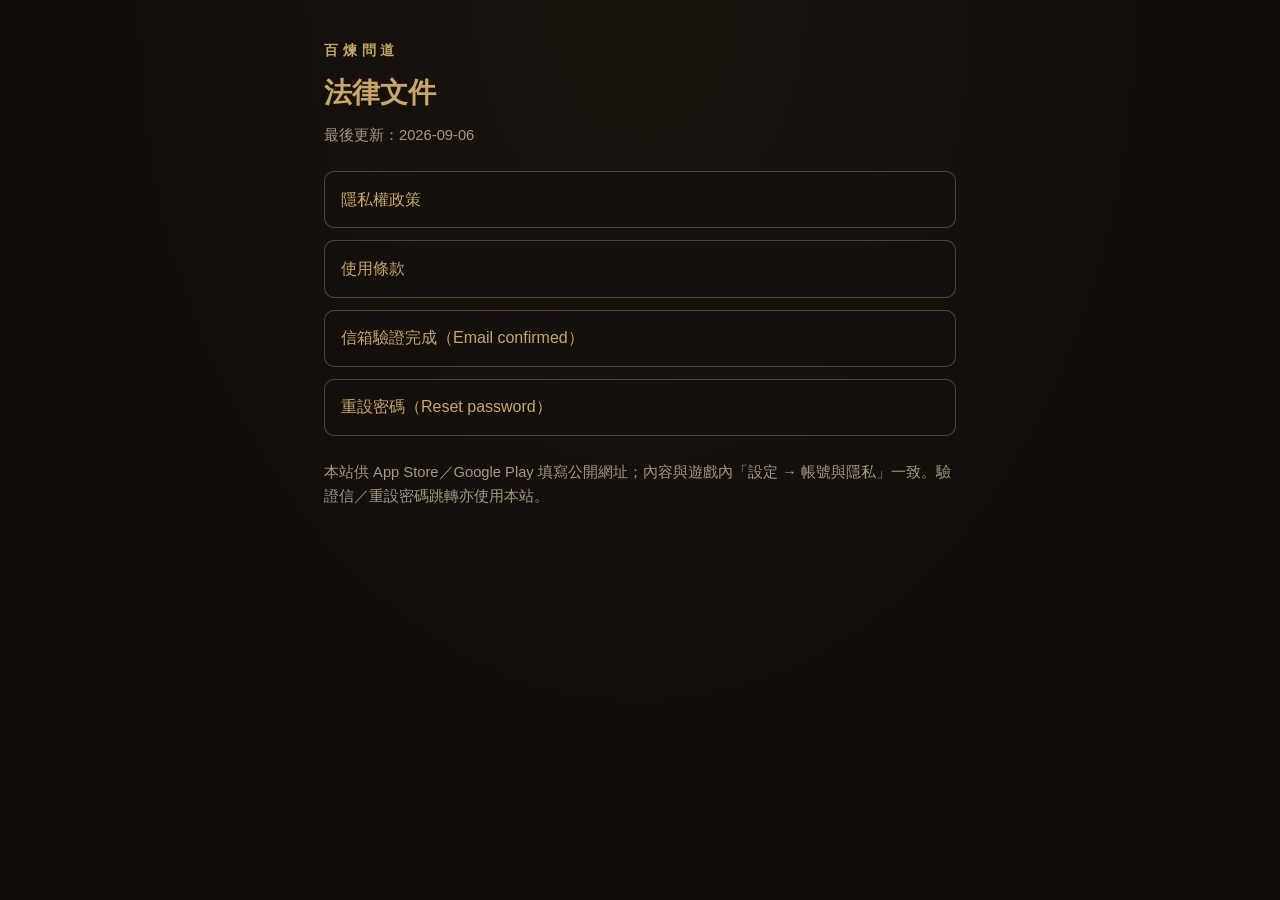
<file: index.html>
<!DOCTYPE html>
<html lang="zh-Hant">
<head>
  <meta charset="utf-8" />
  <meta name="viewport" content="width=device-width, initial-scale=1" />
  <title>百煉問道 · 法律文件</title>
  <link rel="stylesheet" href="styles.css" />
</head>
<body>
  <main>
    <p class="brand">百煉問道</p>
    <h1>法律文件</h1>
    <p class="meta">最後更新：2026-09-06</p>
    <ul class="links">
      <li><a href="privacy.html">隱私權政策</a></li>
      <li><a href="terms.html">使用條款</a></li>
      <li><a href="email-confirmed.html">信箱驗證完成（Email confirmed）</a></li>
      <li><a href="password-reset.html">重設密碼（Reset password）</a></li>
    </ul>
    <p class="note">本站供 App Store／Google Play 填寫公開網址；內容與遊戲內「設定 → 帳號與隱私」一致。驗證信／重設密碼跳轉亦使用本站。</p>
  </main>
</body>
</html>
</file>
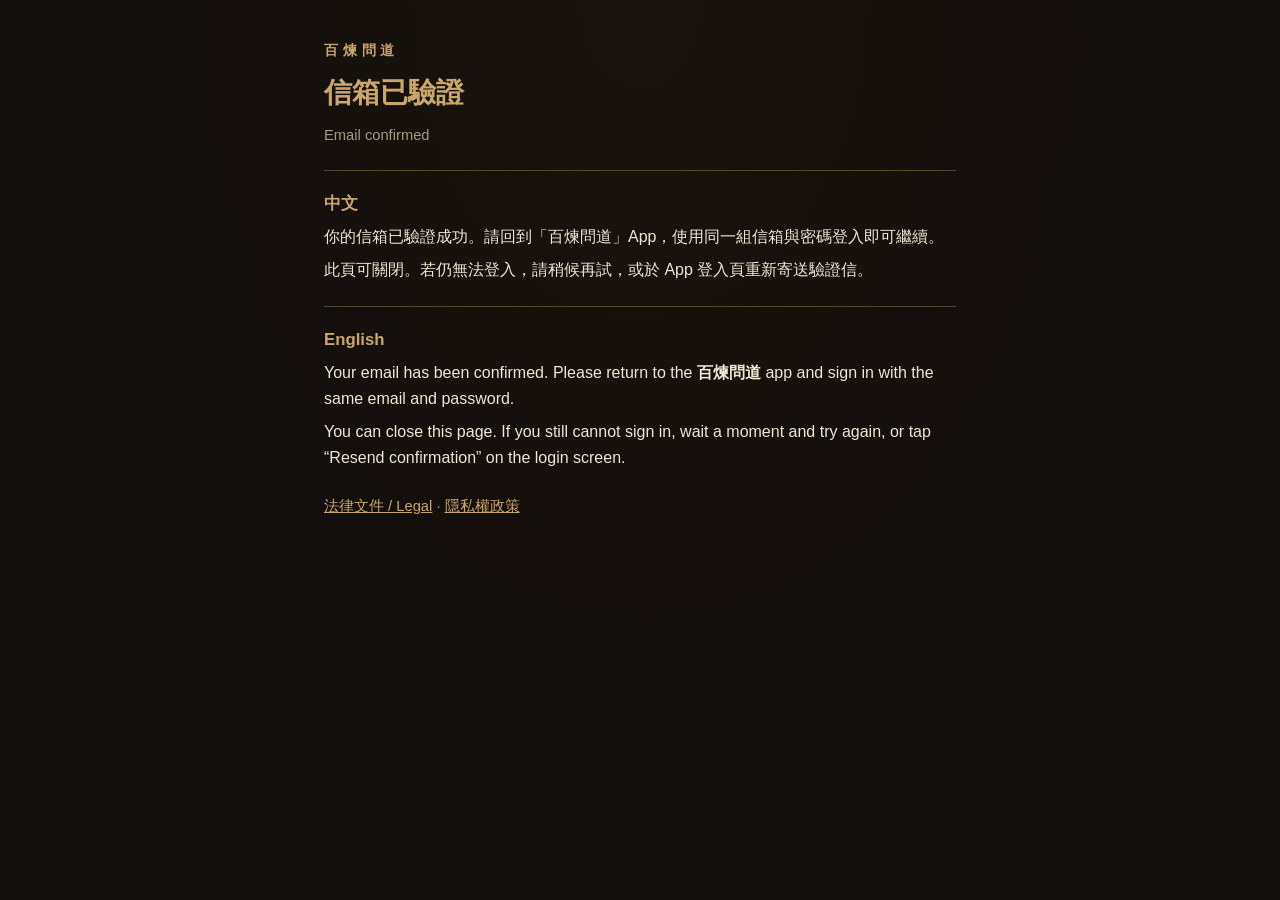
<file: email-confirmed.html>
<!DOCTYPE html>
<html lang="zh-Hant">
<head>
  <meta charset="utf-8" />
  <meta name="viewport" content="width=device-width, initial-scale=1" />
  <title>Email confirmed · 百煉問道</title>
  <link rel="stylesheet" href="styles.css" />
</head>
<body>
  <main>
    <p class="brand">百煉問道</p>
    <h1>信箱已驗證</h1>
    <p class="meta">Email confirmed</p>

    <section>
      <h2>中文</h2>
      <p>你的信箱已驗證成功。請回到「百煉問道」App，使用同一組信箱與密碼登入即可繼續。</p>
      <p>此頁可關閉。若仍無法登入，請稍候再試，或於 App 登入頁重新寄送驗證信。</p>
    </section>

    <section>
      <h2>English</h2>
      <p>Your email has been confirmed. Please return to the <strong>百煉問道</strong> app and sign in with the same email and password.</p>
      <p>You can close this page. If you still cannot sign in, wait a moment and try again, or tap “Resend confirmation” on the login screen.</p>
    </section>

    <p class="nav"><a href="index.html">法律文件 / Legal</a> · <a href="privacy.html">隱私權政策</a></p>
  </main>
</body>
</html>
</file>
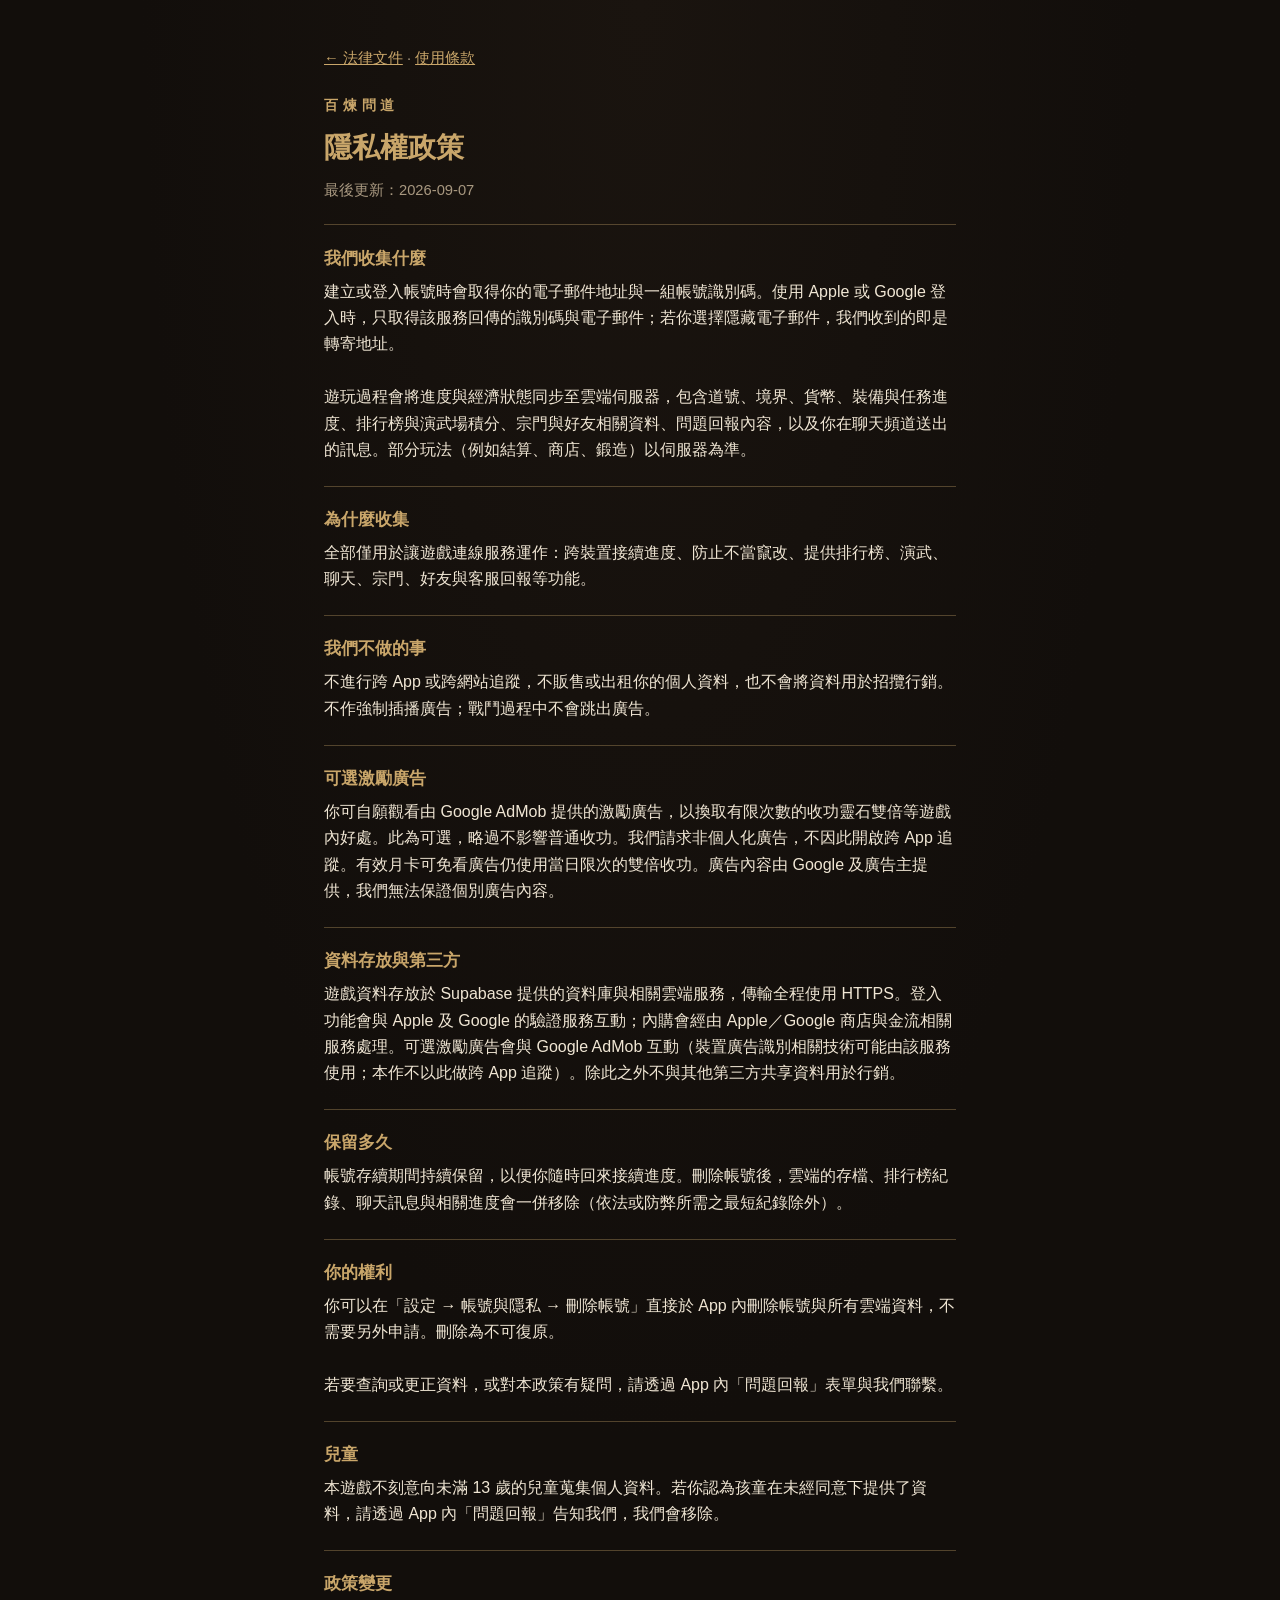
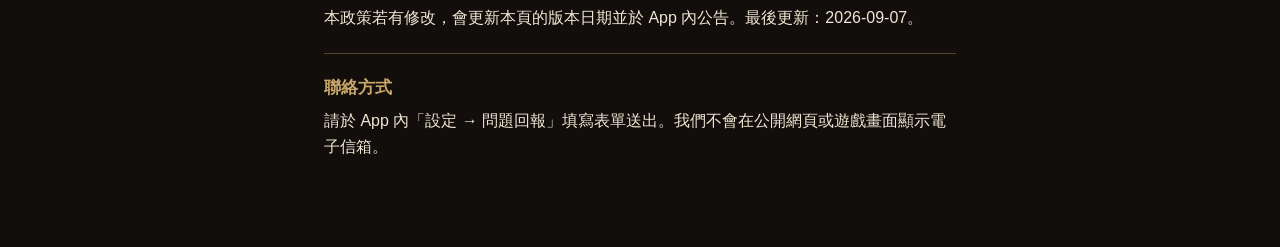
<file: privacy.html>
<!DOCTYPE html>
<html lang="zh-Hant">
<head>
  <meta charset="utf-8" />
  <meta name="viewport" content="width=device-width, initial-scale=1" />
  <title>隱私權政策 · 百煉問道</title>
  <link rel="stylesheet" href="styles.css" />
</head>
<body>
  <main>
    <p class="nav"><a href="index.html">← 法律文件</a> · <a href="terms.html">使用條款</a></p>
    <p class="brand">百煉問道</p>
    <h1>隱私權政策</h1>
    <p class="meta">最後更新：2026-09-07</p>

    <section>
      <h2>我們收集什麼</h2>
      <p>建立或登入帳號時會取得你的電子郵件地址與一組帳號識別碼。使用 Apple 或 Google 登入時，只取得該服務回傳的識別碼與電子郵件；若你選擇隱藏電子郵件，我們收到的即是轉寄地址。

遊玩過程會將進度與經濟狀態同步至雲端伺服器，包含道號、境界、貨幣、裝備與任務進度、排行榜與演武場積分、宗門與好友相關資料、問題回報內容，以及你在聊天頻道送出的訊息。部分玩法（例如結算、商店、鍛造）以伺服器為準。</p>
    </section>
    <section>
      <h2>為什麼收集</h2>
      <p>全部僅用於讓遊戲連線服務運作：跨裝置接續進度、防止不當竄改、提供排行榜、演武、聊天、宗門、好友與客服回報等功能。</p>
    </section>
    <section>
      <h2>我們不做的事</h2>
      <p>不進行跨 App 或跨網站追蹤，不販售或出租你的個人資料，也不會將資料用於招攬行銷。不作強制插播廣告；戰鬥過程中不會跳出廣告。</p>
    </section>
    <section>
      <h2>可選激勵廣告</h2>
      <p>你可自願觀看由 Google AdMob 提供的激勵廣告，以換取有限次數的收功靈石雙倍等遊戲內好處。此為可選，略過不影響普通收功。我們請求非個人化廣告，不因此開啟跨 App 追蹤。有效月卡可免看廣告仍使用當日限次的雙倍收功。廣告內容由 Google 及廣告主提供，我們無法保證個別廣告內容。</p>
    </section>
    <section>
      <h2>資料存放與第三方</h2>
      <p>遊戲資料存放於 Supabase 提供的資料庫與相關雲端服務，傳輸全程使用 HTTPS。登入功能會與 Apple 及 Google 的驗證服務互動；內購會經由 Apple／Google 商店與金流相關服務處理。可選激勵廣告會與 Google AdMob 互動（裝置廣告識別相關技術可能由該服務使用；本作不以此做跨 App 追蹤）。除此之外不與其他第三方共享資料用於行銷。</p>
    </section>
    <section>
      <h2>保留多久</h2>
      <p>帳號存續期間持續保留，以便你隨時回來接續進度。刪除帳號後，雲端的存檔、排行榜紀錄、聊天訊息與相關進度會一併移除（依法或防弊所需之最短紀錄除外）。</p>
    </section>
    <section>
      <h2>你的權利</h2>
      <p>你可以在「設定 → 帳號與隱私 → 刪除帳號」直接於 App 內刪除帳號與所有雲端資料，不需要另外申請。刪除為不可復原。

若要查詢或更正資料，或對本政策有疑問，請透過 App 內「問題回報」表單與我們聯繫。</p>
    </section>
    <section>
      <h2>兒童</h2>
      <p>本遊戲不刻意向未滿 13 歲的兒童蒐集個人資料。若你認為孩童在未經同意下提供了資料，請透過 App 內「問題回報」告知我們，我們會移除。</p>
    </section>
    <section>
      <h2>政策變更</h2>
      <p>本政策若有修改，會更新本頁的版本日期並於 App 內公告。最後更新：2026-09-07。</p>
    </section>
    <section>
      <h2>聯絡方式</h2>
      <p>請於 App 內「設定 → 問題回報」填寫表單送出。我們不會在公開網頁或遊戲畫面顯示電子信箱。</p>
    </section>
  </main>
</body>
</html>
</file>
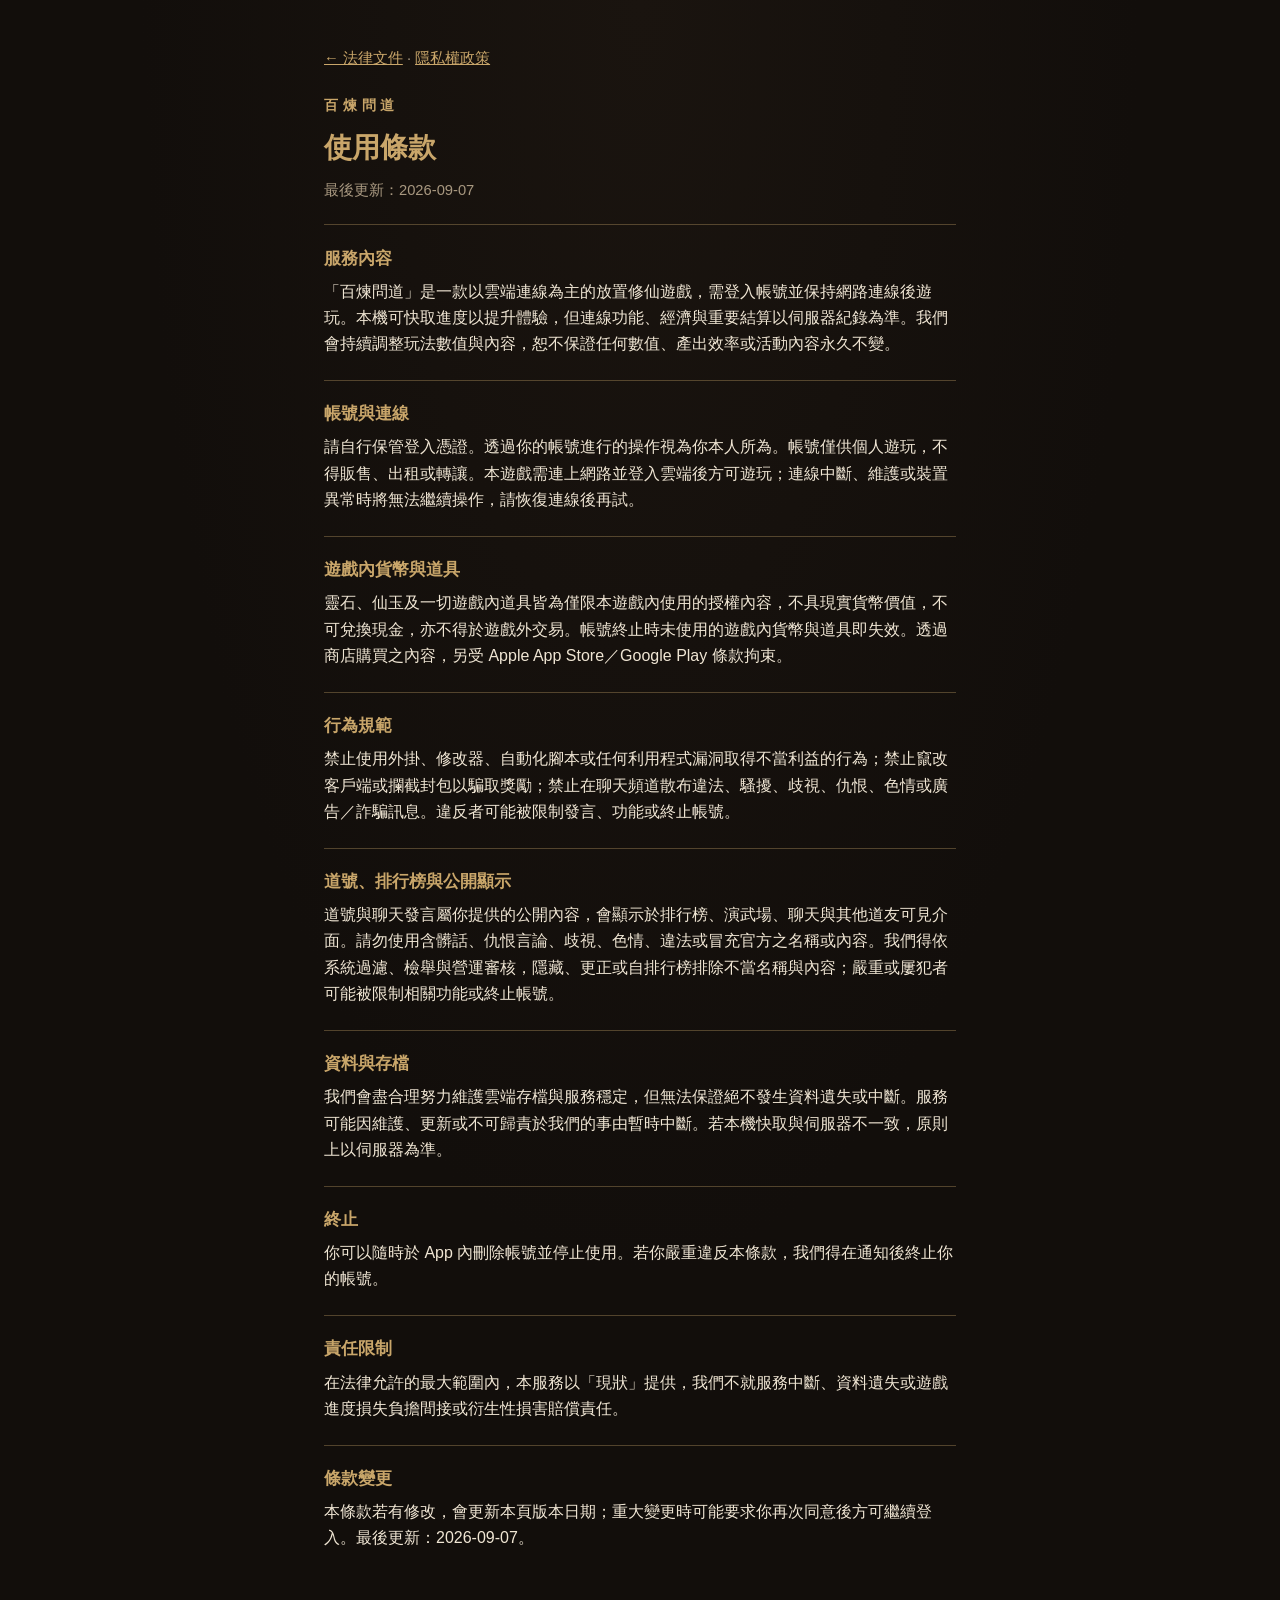
<file: terms.html>
<!DOCTYPE html>
<html lang="zh-Hant">
<head>
  <meta charset="utf-8" />
  <meta name="viewport" content="width=device-width, initial-scale=1" />
  <title>使用條款 · 百煉問道</title>
  <link rel="stylesheet" href="styles.css" />
</head>
<body>
  <main>
    <p class="nav"><a href="index.html">← 法律文件</a> · <a href="privacy.html">隱私權政策</a></p>
    <p class="brand">百煉問道</p>
    <h1>使用條款</h1>
    <p class="meta">最後更新：2026-09-07</p>

    <section>
      <h2>服務內容</h2>
      <p>「百煉問道」是一款以雲端連線為主的放置修仙遊戲，需登入帳號並保持網路連線後遊玩。本機可快取進度以提升體驗，但連線功能、經濟與重要結算以伺服器紀錄為準。我們會持續調整玩法數值與內容，恕不保證任何數值、產出效率或活動內容永久不變。</p>
    </section>
    <section>
      <h2>帳號與連線</h2>
      <p>請自行保管登入憑證。透過你的帳號進行的操作視為你本人所為。帳號僅供個人遊玩，不得販售、出租或轉讓。本遊戲需連上網路並登入雲端後方可遊玩；連線中斷、維護或裝置異常時將無法繼續操作，請恢復連線後再試。</p>
    </section>
    <section>
      <h2>遊戲內貨幣與道具</h2>
      <p>靈石、仙玉及一切遊戲內道具皆為僅限本遊戲內使用的授權內容，不具現實貨幣價值，不可兌換現金，亦不得於遊戲外交易。帳號終止時未使用的遊戲內貨幣與道具即失效。透過商店購買之內容，另受 Apple App Store／Google Play 條款拘束。</p>
    </section>
    <section>
      <h2>行為規範</h2>
      <p>禁止使用外掛、修改器、自動化腳本或任何利用程式漏洞取得不當利益的行為；禁止竄改客戶端或攔截封包以騙取獎勵；禁止在聊天頻道散布違法、騷擾、歧視、仇恨、色情或廣告／詐騙訊息。違反者可能被限制發言、功能或終止帳號。</p>
    </section>
    <section>
      <h2>道號、排行榜與公開顯示</h2>
      <p>道號與聊天發言屬你提供的公開內容，會顯示於排行榜、演武場、聊天與其他道友可見介面。請勿使用含髒話、仇恨言論、歧視、色情、違法或冒充官方之名稱或內容。我們得依系統過濾、檢舉與營運審核，隱藏、更正或自排行榜排除不當名稱與內容；嚴重或屢犯者可能被限制相關功能或終止帳號。</p>
    </section>
    <section>
      <h2>資料與存檔</h2>
      <p>我們會盡合理努力維護雲端存檔與服務穩定，但無法保證絕不發生資料遺失或中斷。服務可能因維護、更新或不可歸責於我們的事由暫時中斷。若本機快取與伺服器不一致，原則上以伺服器為準。</p>
    </section>
    <section>
      <h2>終止</h2>
      <p>你可以隨時於 App 內刪除帳號並停止使用。若你嚴重違反本條款，我們得在通知後終止你的帳號。</p>
    </section>
    <section>
      <h2>責任限制</h2>
      <p>在法律允許的最大範圍內，本服務以「現狀」提供，我們不就服務中斷、資料遺失或遊戲進度損失負擔間接或衍生性損害賠償責任。</p>
    </section>
    <section>
      <h2>條款變更</h2>
      <p>本條款若有修改，會更新本頁版本日期；重大變更時可能要求你再次同意後方可繼續登入。最後更新：2026-09-07。</p>
    </section>
  </main>
</body>
</html>
</file>
<file: styles.css>
:root {
  color-scheme: dark;
  --bg: #120e0b;
  --ink: #f0e6d4;
  --muted: #a89880;
  --gold: #c9a66a;
  --line: rgba(201, 166, 106, 0.35);
}
* { box-sizing: border-box; }
body {
  margin: 0;
  font-family: "PingFang TC", "Noto Sans TC", "Helvetica Neue", sans-serif;
  background: radial-gradient(ellipse at top, #1a140f 0%, var(--bg) 55%);
  color: var(--ink);
  line-height: 1.65;
  min-height: 100vh;
}
main {
  max-width: 42rem;
  margin: 0 auto;
  padding: 2.5rem 1.25rem 4rem;
}
.brand {
  color: var(--gold);
  letter-spacing: 0.35em;
  font-size: 0.85rem;
  font-weight: 700;
  margin: 0 0 0.5rem;
}
h1 {
  margin: 0 0 0.35rem;
  font-size: 1.75rem;
  color: var(--gold);
}
.meta, .note, .nav {
  color: var(--muted);
  font-size: 0.92rem;
}
.nav { margin-bottom: 1.5rem; }
.nav a, .links a { color: var(--gold); }
.links {
  list-style: none;
  padding: 0;
  margin: 1.5rem 0;
  display: grid;
  gap: 0.75rem;
}
.links a {
  display: block;
  padding: 0.9rem 1rem;
  border: 1px solid var(--line);
  border-radius: 10px;
  text-decoration: none;
  background: rgba(20, 16, 12, 0.7);
}
section {
  margin: 1.4rem 0;
  padding-top: 0.2rem;
  border-top: 1px solid var(--line);
}
h2 {
  margin: 1rem 0 0.4rem;
  font-size: 1.05rem;
  color: var(--gold);
}
p { margin: 0.4rem 0; white-space: pre-wrap; }
</file>
